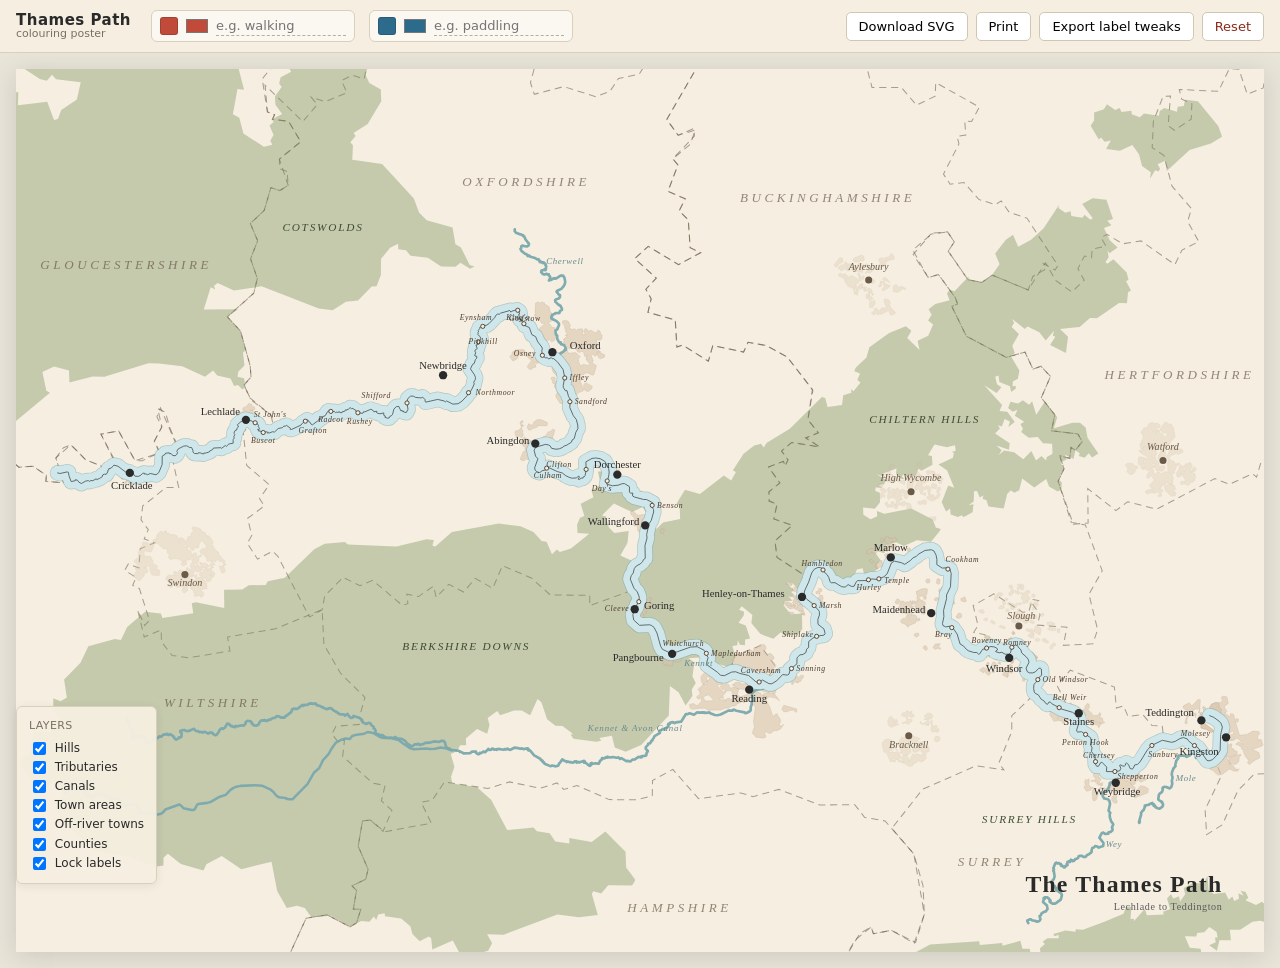
<file: poster.html>
<!doctype html>
<html lang="en">
<head>
  <meta charset="utf-8">
  <meta name="viewport" content="width=device-width,initial-scale=1">
  <title>Thames Path — Colouring Poster</title>
  <link rel="stylesheet" href="poster.css">
</head>
<body>
  <header class="toolbar">
    <div class="brand">
      <strong>Thames Path</strong>
      <span>colouring poster</span>
    </div>

    <div class="picker">
      <label>
        <span class="swatch" id="swatch-a"></span>
        <input type="color" id="colour-a" value="#c04b3a" title="Ribbon A colour">
        <input type="text" id="label-a" placeholder="e.g. walking" maxlength="20">
      </label>
      <label>
        <span class="swatch" id="swatch-b"></span>
        <input type="color" id="colour-b" value="#2d6b8c" title="Ribbon B colour">
        <input type="text" id="label-b" placeholder="e.g. paddling" maxlength="20">
      </label>
    </div>

    <div class="actions">
      <button type="button" id="btn-download">Download SVG</button>
      <button type="button" id="btn-print">Print</button>
      <button type="button" id="btn-export-labels" title="Download label position overrides for baking into the next build">Export label tweaks</button>
      <button type="button" id="btn-reset" class="danger">Reset</button>
    </div>
  </header>

  <main id="poster-host" class="poster-host"></main>

  <aside id="layers">
    <div class="layers-title">Layers</div>
    <label><input type="checkbox" data-layer="hills" checked> Hills</label>
    <label><input type="checkbox" data-layer="tributaries" checked> Tributaries</label>
    <label><input type="checkbox" data-layer="canals" checked> Canals</label>
    <label><input type="checkbox" data-layer="town-areas" checked> Town areas</label>
    <label><input type="checkbox" data-layer="off-town-areas" checked> Off-river towns</label>
    <label><input type="checkbox" data-layer="counties" checked> Counties</label>
    <label><input type="checkbox" data-layer="lock-labels" checked> Lock labels</label>
  </aside>

  <script src="poster.js" type="module"></script>
</body>
</html>
</file>
<file: poster.css>
html, body { margin: 0; padding: 0; height: 100%; background: #e8e4d8; font-family: system-ui, -apple-system, "Segoe UI", sans-serif; color: #2a2a2a; }

.toolbar {
  display: flex;
  align-items: center;
  gap: 20px;
  padding: 10px 16px;
  background: #f6efe1;
  border-bottom: 1px solid #d8d0bd;
  flex-wrap: wrap;
  position: sticky; top: 0; z-index: 10;
}
.toolbar .brand { display: flex; flex-direction: column; line-height: 1.1; }
.toolbar .brand strong { font-size: 15px; letter-spacing: 0.5px; }
.toolbar .brand span { font-size: 11px; color: #7a7062; }

.picker { display: flex; gap: 14px; align-items: center; }
.picker label {
  display: inline-flex; align-items: center; gap: 6px;
  background: rgba(255,255,255,0.55);
  padding: 4px 8px; border-radius: 6px;
  border: 1px solid #d8d0bd;
}
.picker .swatch {
  display: inline-block; width: 16px; height: 16px; border-radius: 3px;
  border: 1px solid rgba(0,0,0,0.15);
}
.picker input[type=color] {
  width: 26px; height: 22px; border: none; background: transparent; padding: 0; cursor: pointer;
}
.picker input[type=text] {
  border: none; background: transparent; font: inherit; font-size: 13px; width: 130px;
  border-bottom: 1px dashed #b8ada0;
  padding: 2px 0;
}
.picker input[type=text]:focus { outline: none; border-bottom-color: #2a2a2a; }

.actions { margin-left: auto; display: flex; gap: 8px; }
.actions button {
  font: inherit; font-size: 13px;
  padding: 6px 12px;
  background: #fff;
  border: 1px solid #cfc7b3;
  border-radius: 5px;
  cursor: pointer;
}
.actions button:hover { background: #faf6ea; }
.actions button.danger { color: #8a2a1a; }

.poster-host {
  padding: 16px;
  display: flex;
  justify-content: center;
}
.poster-host svg {
  width: 100%;
  max-width: 1600px;
  height: auto;
  background: #f6efe1;
  box-shadow: 0 4px 24px rgba(0,0,0,0.12);
  display: block;
}
.poster-host .ribbon:hover { filter: brightness(0.85); }
.poster-host [data-label-id] {
  cursor: grab;
}
.poster-host [data-label-id].dragging {
  cursor: grabbing;
  filter: drop-shadow(0 1px 2px rgba(0,0,0,0.35));
}

#layers {
  position: fixed;
  left: 16px;
  bottom: 16px;
  background: rgba(246, 239, 225, 0.95);
  border: 1px solid #d8d0bd;
  border-radius: 6px;
  padding: 10px 12px;
  font-size: 12px;
  line-height: 1.6;
  box-shadow: 0 2px 10px rgba(0,0,0,0.08);
  z-index: 20;
}
#layers .layers-title {
  font-size: 11px;
  color: #7a7062;
  letter-spacing: 0.4px;
  text-transform: uppercase;
  margin-bottom: 4px;
}
#layers label { display: block; cursor: pointer; user-select: none; }
#layers input { margin-right: 5px; vertical-align: middle; }

/* Print: full page, no UI, single sheet A3 landscape. */
@media print {
  @page { size: A3 landscape; margin: 0; }
  html, body { background: #f6efe1; }
  .toolbar, #layers { display: none; }
  .poster-host { padding: 0; }
  .poster-host svg { max-width: none; width: 100%; height: 100vh; box-shadow: none; }
}
</file>
